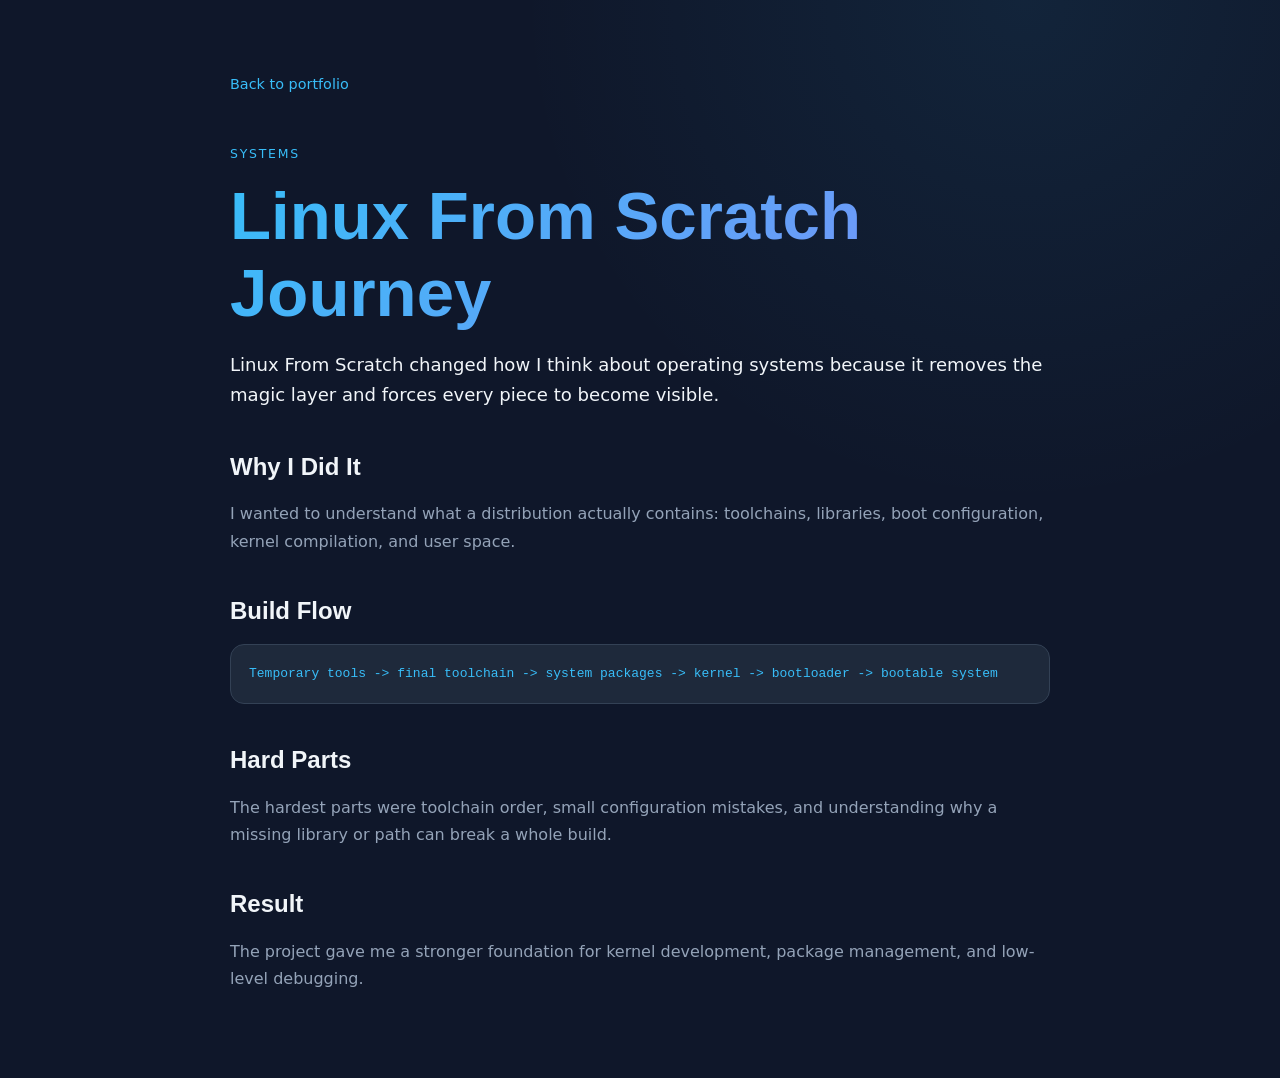
<file: blog/linux-from-scratch.html>
<!DOCTYPE html>
<html lang="en">
<head>
  <meta charset="UTF-8">
  <meta name="viewport" content="width=device-width, initial-scale=1.0">
  <title>Linux From Scratch Journey - Adhinath</title>
  <meta name="description" content="Adhinath's notes from building a Linux system from source using Linux From Scratch.">
  <link rel="canonical" href="https://adhinath-developer.github.io/portfolio/blog/linux-from-scratch.html">
  <link rel="stylesheet" href="../styles-blog.css">
</head>
<body>
  <main class="article">
    <a class="back" href="../index.html#blog">Back to portfolio</a>
    <p class="eyebrow">Systems</p>
    <h1>Linux From Scratch Journey</h1>
    <p class="lead">Linux From Scratch changed how I think about operating systems because it removes the magic layer and forces every piece to become visible.</p>
    <h2>Why I Did It</h2>
    <p>I wanted to understand what a distribution actually contains: toolchains, libraries, boot configuration, kernel compilation, and user space.</p>
    <h2>Build Flow</h2>
    <pre>Temporary tools -> final toolchain -> system packages -> kernel -> bootloader -> bootable system</pre>
    <h2>Hard Parts</h2>
    <p>The hardest parts were toolchain order, small configuration mistakes, and understanding why a missing library or path can break a whole build.</p>
    <h2>Result</h2>
    <p>The project gave me a stronger foundation for kernel development, package management, and low-level debugging.</p>
  </main>
</body>
</html>
</file>
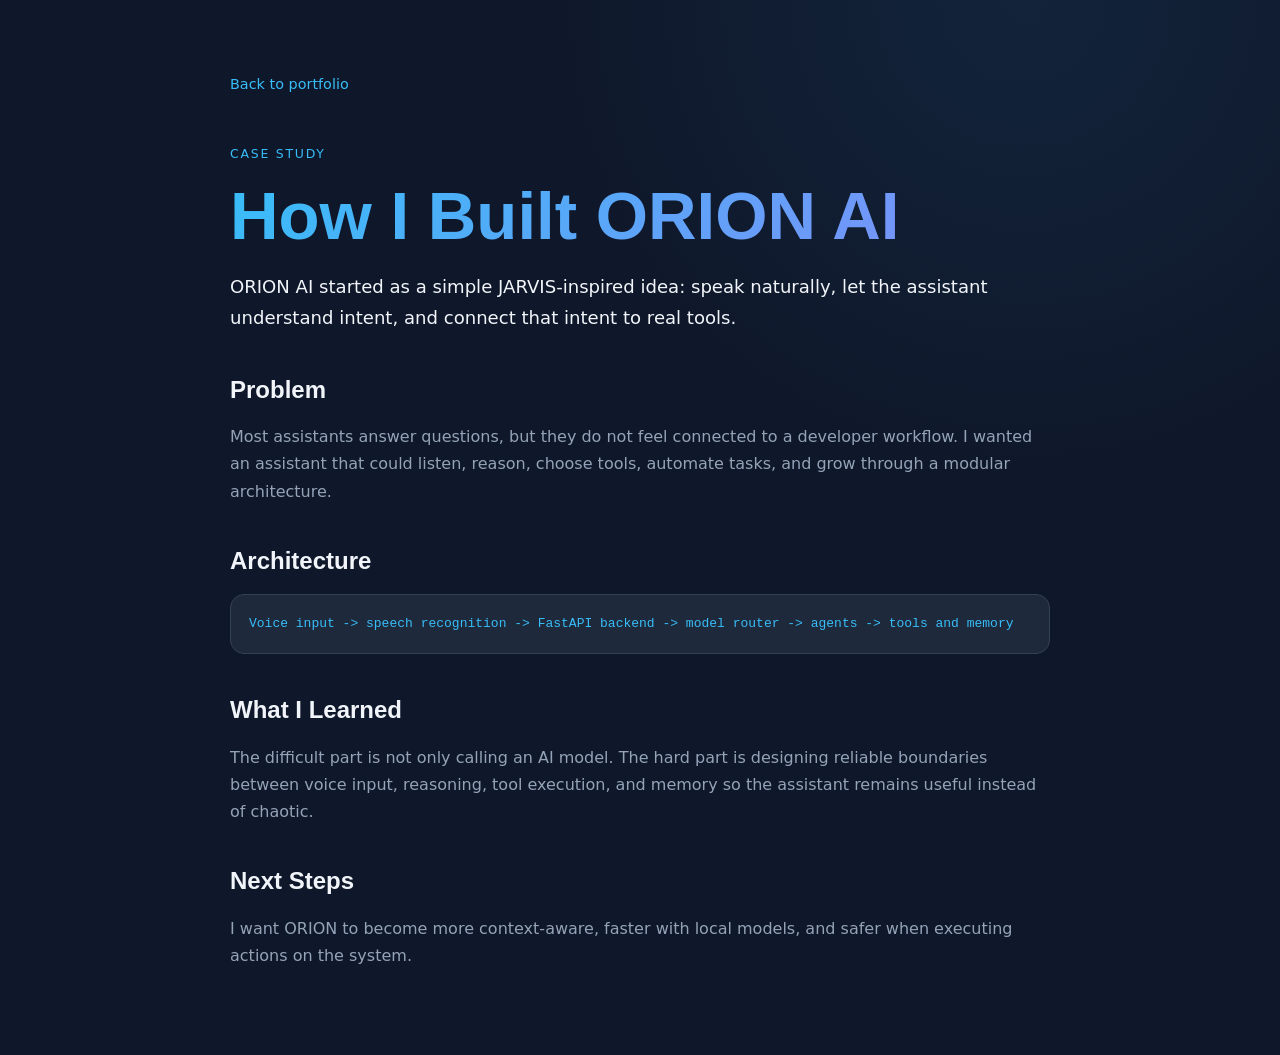
<file: blog/orion-ai.html>
<!DOCTYPE html>
<html lang="en">
<head>
  <meta charset="UTF-8">
  <meta name="viewport" content="width=device-width, initial-scale=1.0">
  <title>How I Built ORION AI - Adhinath</title>
  <meta name="description" content="A case study on ORION AI, Adhinath's voice assistant with model routing, agents, memory, and automation.">
  <link rel="canonical" href="https://adhinath-developer.github.io/portfolio/blog/orion-ai.html">
  <link rel="stylesheet" href="../styles-blog.css">
</head>
<body>
  <main class="article">
    <a class="back" href="../index.html#blog">Back to portfolio</a>
    <p class="eyebrow">Case Study</p>
    <h1>How I Built ORION AI</h1>
    <p class="lead">ORION AI started as a simple JARVIS-inspired idea: speak naturally, let the assistant understand intent, and connect that intent to real tools.</p>
    <h2>Problem</h2>
    <p>Most assistants answer questions, but they do not feel connected to a developer workflow. I wanted an assistant that could listen, reason, choose tools, automate tasks, and grow through a modular architecture.</p>
    <h2>Architecture</h2>
    <pre>Voice input -> speech recognition -> FastAPI backend -> model router -> agents -> tools and memory</pre>
    <h2>What I Learned</h2>
    <p>The difficult part is not only calling an AI model. The hard part is designing reliable boundaries between voice input, reasoning, tool execution, and memory so the assistant remains useful instead of chaotic.</p>
    <h2>Next Steps</h2>
    <p>I want ORION to become more context-aware, faster with local models, and safer when executing actions on the system.</p>
  </main>
</body>
</html>
</file>
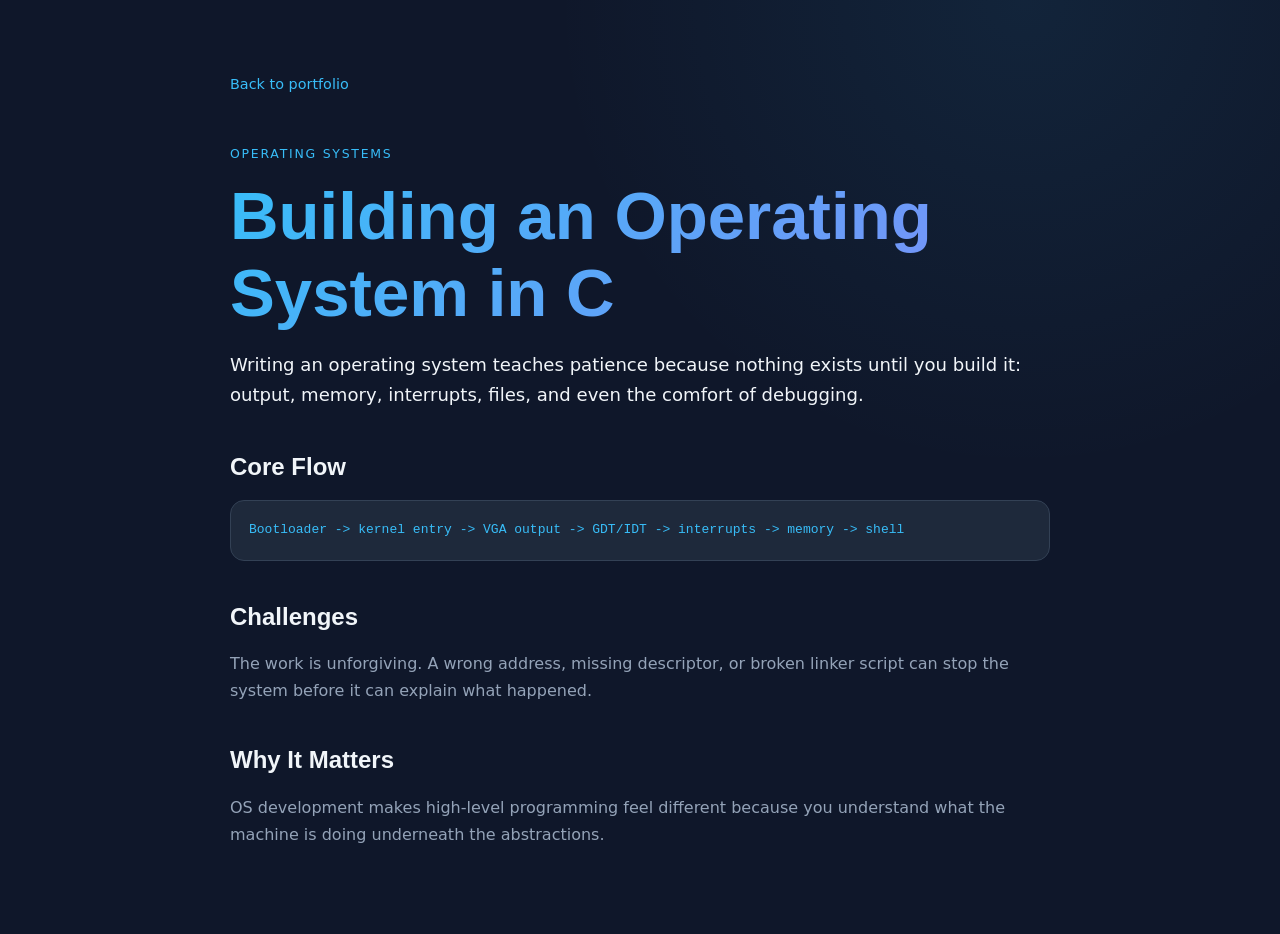
<file: blog/os-in-c.html>
<!DOCTYPE html>
<html lang="en">
<head>
  <meta charset="UTF-8">
  <meta name="viewport" content="width=device-width, initial-scale=1.0">
  <title>Building an Operating System in C - Adhinath</title>
  <meta name="description" content="A short case study on building a bare-metal operating system in C and x86 assembly.">
  <link rel="canonical" href="https://adhinath-developer.github.io/portfolio/blog/os-in-c.html">
  <link rel="stylesheet" href="../styles-blog.css">
</head>
<body>
  <main class="article">
    <a class="back" href="../index.html#blog">Back to portfolio</a>
    <p class="eyebrow">Operating Systems</p>
    <h1>Building an Operating System in C</h1>
    <p class="lead">Writing an operating system teaches patience because nothing exists until you build it: output, memory, interrupts, files, and even the comfort of debugging.</p>
    <h2>Core Flow</h2>
    <pre>Bootloader -> kernel entry -> VGA output -> GDT/IDT -> interrupts -> memory -> shell</pre>
    <h2>Challenges</h2>
    <p>The work is unforgiving. A wrong address, missing descriptor, or broken linker script can stop the system before it can explain what happened.</p>
    <h2>Why It Matters</h2>
    <p>OS development makes high-level programming feel different because you understand what the machine is doing underneath the abstractions.</p>
  </main>
</body>
</html>
</file>
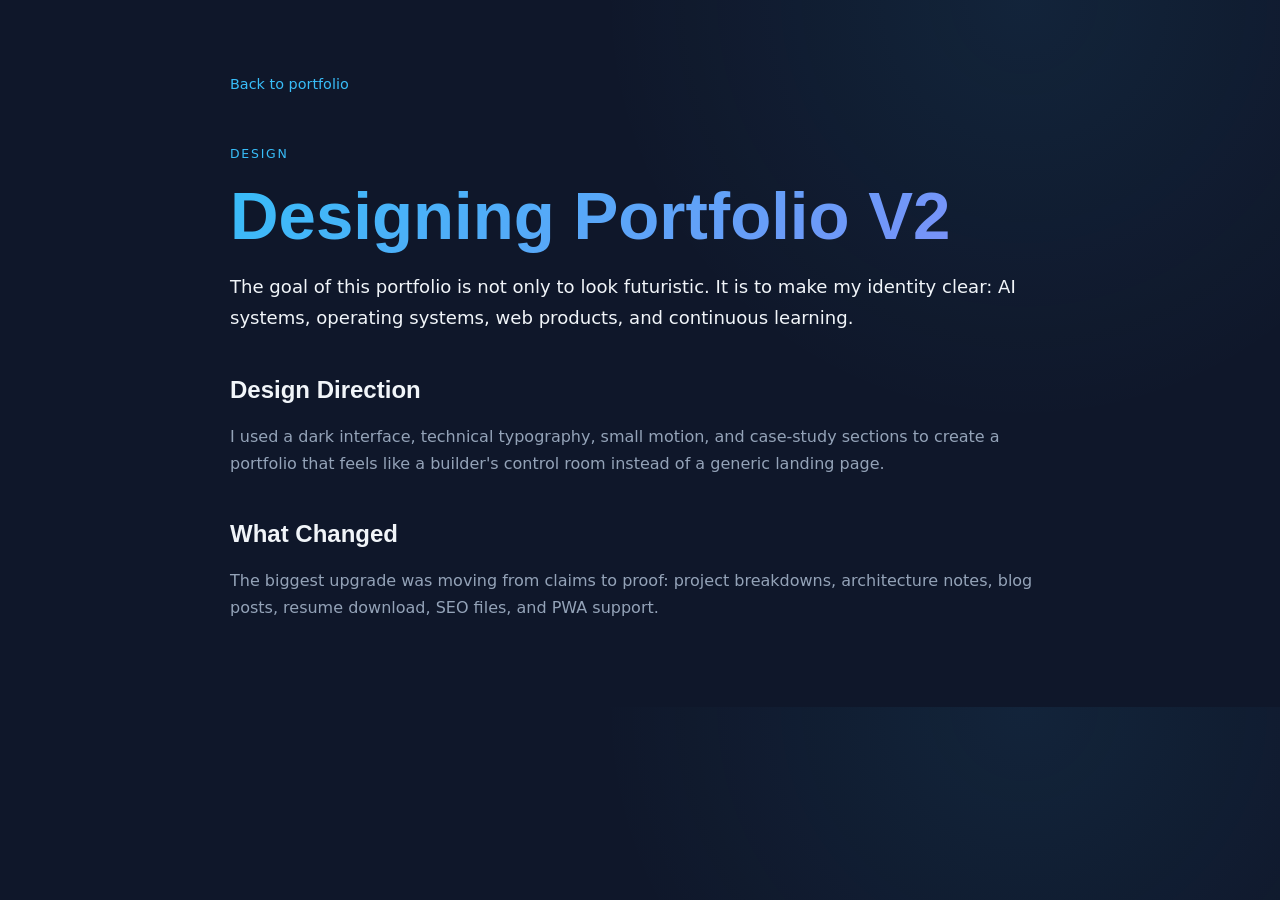
<file: blog/portfolio-v2.html>
<!DOCTYPE html>
<html lang="en">
<head>
  <meta charset="UTF-8">
  <meta name="viewport" content="width=device-width, initial-scale=1.0">
  <title>Designing Portfolio V2 - Adhinath</title>
  <meta name="description" content="How Adhinath designed a futuristic portfolio around AI, operating systems, and proof of work.">
  <link rel="canonical" href="https://adhinath-developer.github.io/portfolio/blog/portfolio-v2.html">
  <link rel="stylesheet" href="../styles-blog.css">
</head>
<body>
  <main class="article">
    <a class="back" href="../index.html#blog">Back to portfolio</a>
    <p class="eyebrow">Design</p>
    <h1>Designing Portfolio V2</h1>
    <p class="lead">The goal of this portfolio is not only to look futuristic. It is to make my identity clear: AI systems, operating systems, web products, and continuous learning.</p>
    <h2>Design Direction</h2>
    <p>I used a dark interface, technical typography, small motion, and case-study sections to create a portfolio that feels like a builder's control room instead of a generic landing page.</p>
    <h2>What Changed</h2>
    <p>The biggest upgrade was moving from claims to proof: project breakdowns, architecture notes, blog posts, resume download, SEO files, and PWA support.</p>
  </main>
</body>
</html>
</file>
<file: styles-blog.css>
:root {
  --bg: #0F172A;
  --panel: #1E293B;
  --border: #334155;
  --text: #F1F5F9;
  --muted: #94A3B8;
  --blue: #38BDF8;
  --indigo: #818CF8;
}

* { box-sizing: border-box; }
body {
  margin: 0;
  background: radial-gradient(circle at 80% 0%, rgba(56,189,248,0.08), transparent 34%), var(--bg);
  color: var(--text);
  font-family: Inter, system-ui, -apple-system, BlinkMacSystemFont, "Segoe UI", sans-serif;
  line-height: 1.7;
}

.article {
  width: min(820px, calc(100% - 36px));
  margin: 0 auto;
  padding: 70px 0;
}

.back {
  color: var(--blue);
  text-decoration: none;
  font-size: 0.9rem;
}

.eyebrow {
  color: var(--blue);
  text-transform: uppercase;
  letter-spacing: 0.14em;
  font-size: 0.78rem;
  margin-top: 46px;
}

h1, h2 {
  font-family: "Space Grotesk", Inter, sans-serif;
  line-height: 1.15;
}

h1 {
  font-size: clamp(2.4rem, 7vw, 4.2rem);
  margin: 0 0 18px;
  background: linear-gradient(135deg, var(--blue), var(--indigo));
  -webkit-background-clip: text;
  -webkit-text-fill-color: transparent;
}

h2 { margin-top: 42px; }
p { color: var(--muted); }
.lead { font-size: 1.13rem; color: var(--text); }
pre {
  overflow-x: auto;
  padding: 18px;
  border-radius: 14px;
  background: var(--panel);
  border: 1px solid var(--border);
  color: var(--blue);
}
</file>
